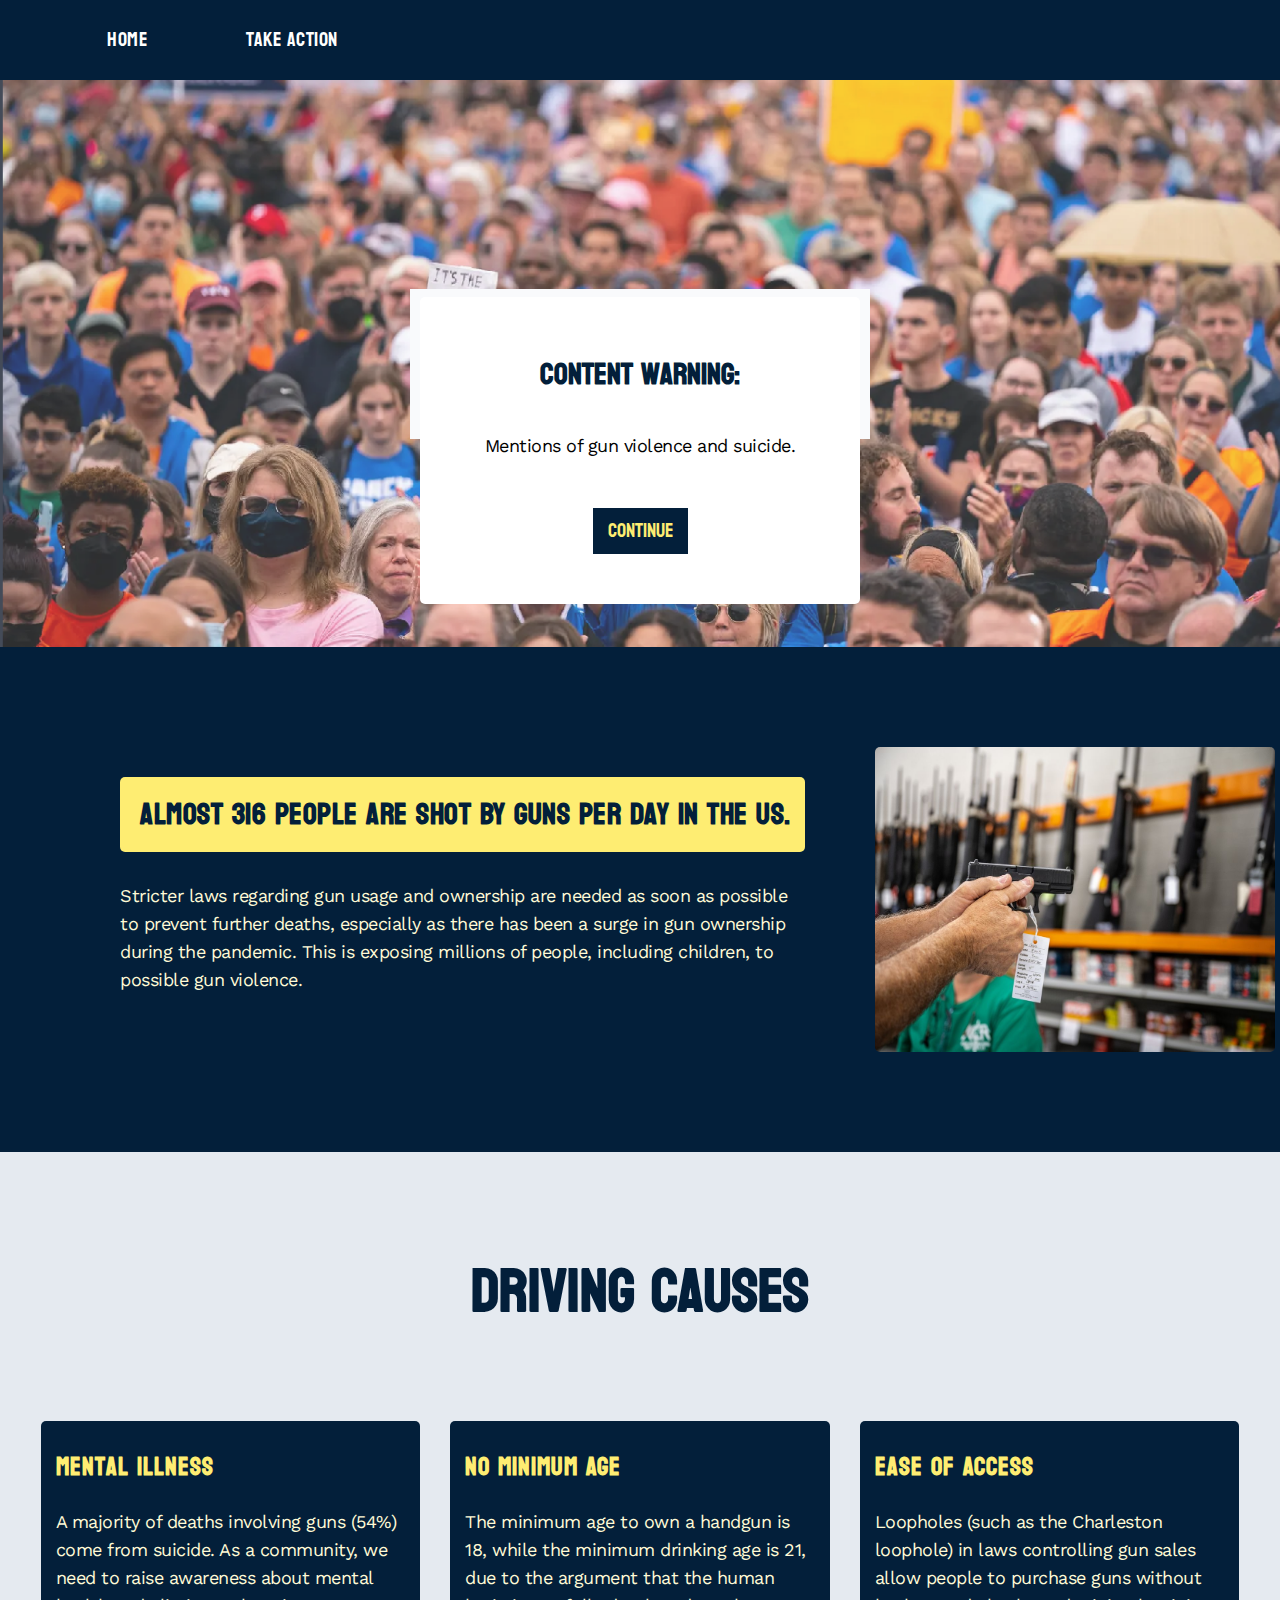
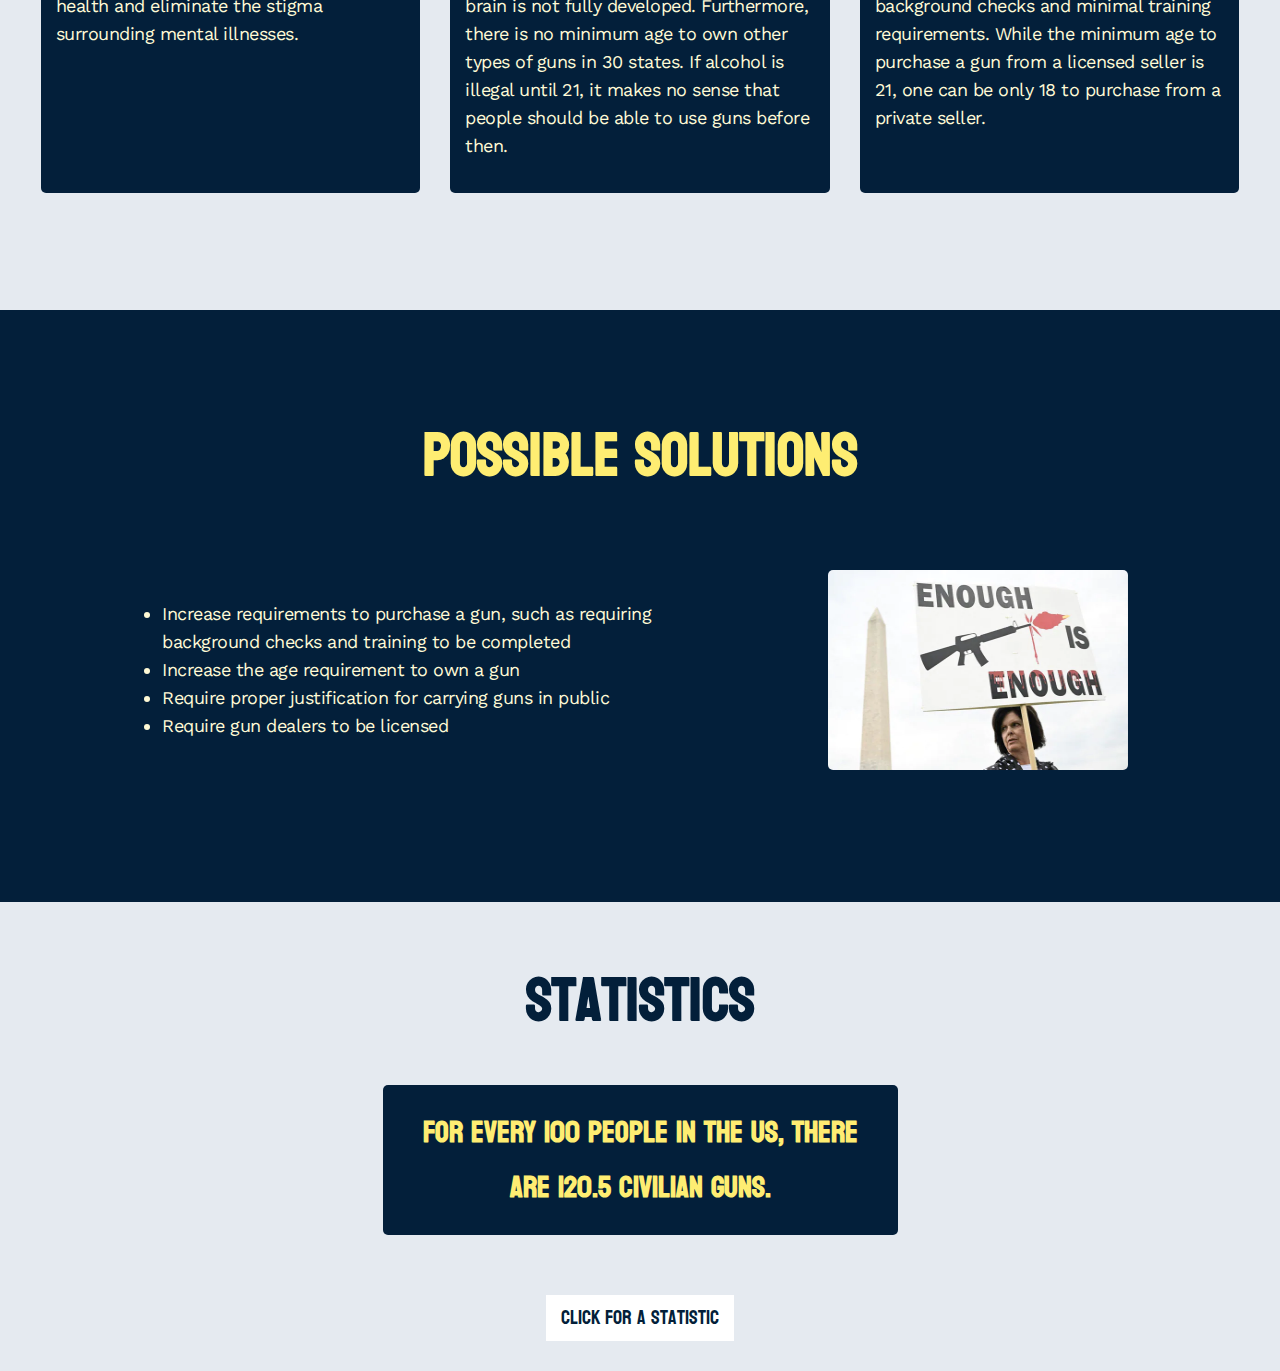
<file: index.html>
<!DOCTYPE html>
<html>
  <head>
    
    <title>Home</title>
    <meta charset="utf-8" />
	  <meta http-equiv="X-UA-Compatible" content="IE=edge" />
	  <meta name="viewport" content="width=device-width, initial-scale=1" />

    <!-- import fonts -->
    <link rel="preconnect" href="https://fonts.googleapis.com">
    <link rel="preconnect" href="https://fonts.gstatic.com" crossorigin>
    <link href="https://fonts.googleapis.com/css2?family=Koulen&family=Work+Sans&display=swap" rel="stylesheet">

	  <!-- link the webpage's stylesheet -->
	  <link rel="stylesheet" href="/style.css" />

	  <!-- link the webpage's JavaScript file -->
	  <script src="/script.js" defer></script>

  </head>
  
  <body>

    <!-- Very cool content warning pop-up -->
    <div id="popup">
      <center>
        <h3>Content warning:</h3>
        <p>Mentions of gun violence and suicide.</p>
        <button id="closeBtn">Continue</button>
      </center>
    </div>

    <div id="menu">
        <center>
            <nav>
                <ul>
                  <li><a href="index.html" class="navLink">Home</a></li>
                  <li><a href="take-action.html" class="navLink">Take Action</a></li>
                </ul>
            </nav>
        </center>
    </div>
    
    <header>
      <!-- Background image from New York Times: https://www.nytimes.com/2022/06/11/us/gun-violence-protests.html -->
      <center><h1>End gun violence.</h1></center>
    </header>

    <!-- General overview -->
    <div id="div1">
      <div id="desc">
        <h3>Almost 316 people are shot by guns per day in the US.</h3>
        <p>Stricter laws regarding gun usage and ownership are needed as soon as possible to prevent further deaths, especially as there has been a surge in gun ownership during the pandemic. This is exposing millions of people, including children, to possible gun violence. </p>
      </div>
      <!-- Image from Bloomberg News: https://www.bloomberg.com/news/articles/2022-05-25/-red-flag-law-seen-as-possible-starting-point-for-gun-talks -->
      <img src="assets/gun.jpg" alt="a man holding a gun" style="width:400px;height:auto;">
    </div>
    
    <main>
      <!-- Causes -->
      <div class="driveCause">
        <h3 class="subtitle">Driving Causes</h3>
        <div id="causes">
          <div class="cause">
            <h4>Mental Illness</h4>
            <p>A majority of deaths involving guns (54%) come from suicide. As a community, we need to raise awareness about mental health and eliminate the stigma surrounding mental illnesses.</p>
          </div>

          <div class="cause">
            <h4>No Minimum Age</h4>
            <p>The minimum age to own a handgun is 18, while the minimum drinking age is 21, due to the argument that the human brain is not fully developed. Furthermore, there is no minimum age to own other types of guns in 30 states. If alcohol is illegal until 21, it makes no sense that people should be able to use guns before then.</p>
          </div>
        
          <div class="cause">
            <h4>Ease of Access</h4>
            <p>Loopholes (such as the Charleston loophole) in laws controlling gun sales allow people to purchase guns without background checks and minimal training requirements. While the minimum age to purchase a gun from a licensed seller is 21, one can be only 18 to purchase from a private seller.</p>
          </div>
        </div>
      </div>
      <br>
      <br>
      <br>

      <!-- Solutions -->
      <div id="solutions">
        <h3 class="subtitle">Possible Solutions</h3>
        <div class="content">
          <ul>
            <li>Increase requirements to purchase a gun, such as requiring background checks and training to be completed</li>
            <li>Increase the age requirement to own a gun</li>
            <li>Require proper justification for carrying guns in public</li>
            <li>Require gun dealers to be licensed</li>
          </ul>
          <!-- Image from NDTV: https://www.ndtv.com/world-news/despite-limited-scope-us-senate-gun-control-measures-gain-support-3064685 -->
          <img src="assets/enough.webp" alt="A woman holding a sign that reads: 'Enough is enough'" style="width:300px;height:auto;">
        </div>
      </div>

      <!-- Statistic generator -->
      <div id="statistics">
      <h3 class="subtitle">Statistics</h3>
      <div>
        <center><h3 id="stat"></h3></center>
        <center><button id="statBtn">Click for a statistic</button></center>
      </div>
      </div>
    </main>
  </body>
</html>
</file>
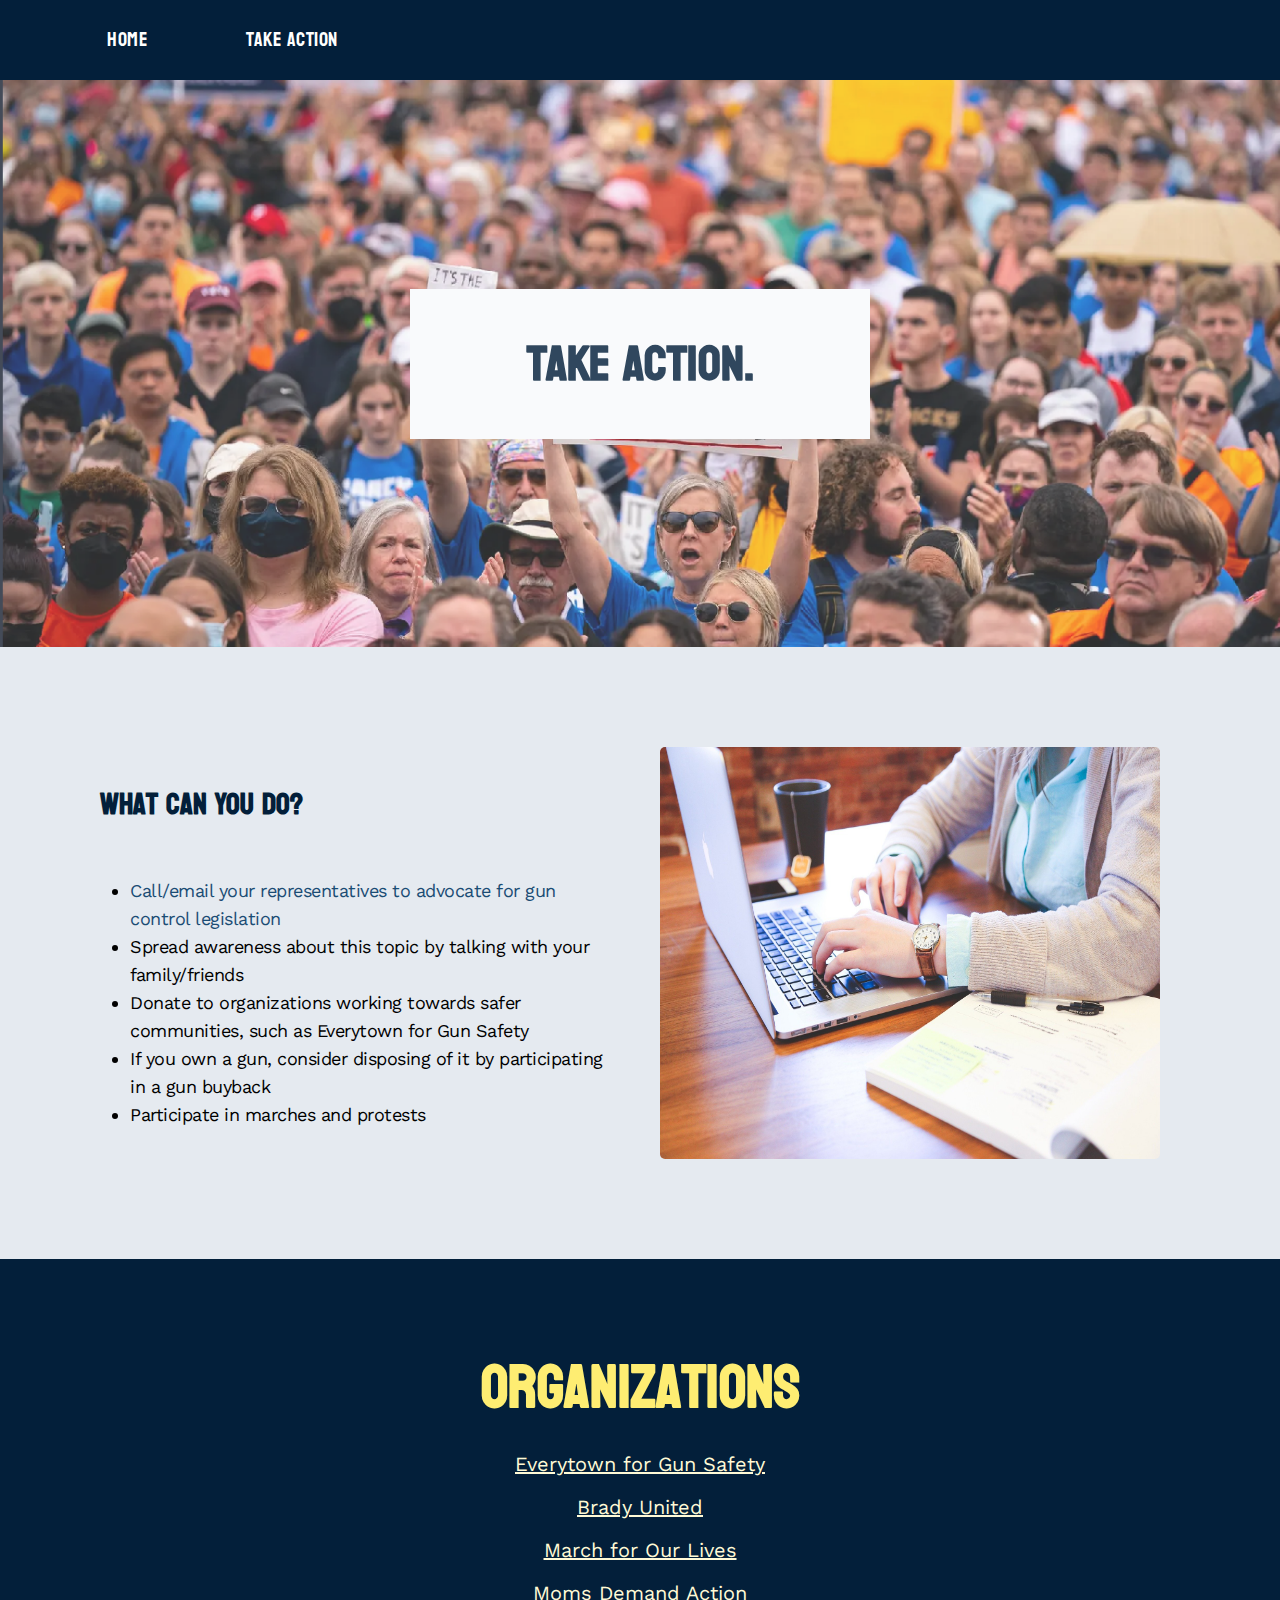
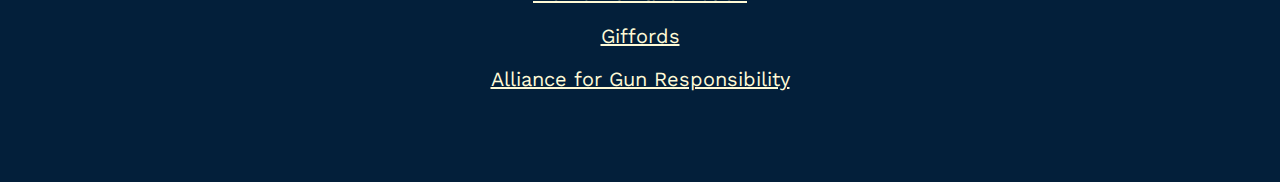
<file: take-action.html>
<!DOCTYPE html>
<html>
  <head>
    
    <title>Take Action</title>
    <meta charset="utf-8" />
	  <meta http-equiv="X-UA-Compatible" content="IE=edge" />
	  <meta name="viewport" content="width=device-width, initial-scale=1" />

    <!-- import fonts -->
    <link rel="preconnect" href="https://fonts.googleapis.com">
    <link rel="preconnect" href="https://fonts.gstatic.com" crossorigin>
    <link href="https://fonts.googleapis.com/css2?family=Koulen&family=Work+Sans&display=swap" rel="stylesheet">

	  <!-- link the webpage's stylesheet -->
	  <link rel="stylesheet" href="/style.css" />

	  <!-- link the webpage's JavaScript file -->
	  <script src="/script.js" defer></script>

  </head>
  
  <body>

    
    <div id="menu">
        <center>
            <nav>
                <ul>
                    <li><a href="index.html" class="navLink">Home</a></li>
                    <li><a href="take-action.html" class="navLink">Take Action</a></li>
                </ul>
            </nav>
        </center>
    </div>

    
    <header>
      <!-- Background image from New York Times: https://www.nytimes.com/2022/06/11/us/gun-violence-protests.html -->
      <center><h1>Take action.</h1></center>
    </header>

    <main>
      <div class="content">
        <div>
          <h3>What can YOU do?</h3>
          <ul>
            <li><a href="https://www.house.gov/representatives" target="_blank">Call/email your representatives to advocate for gun control legislation</a></li>
            <li>Spread awareness about this topic by talking with your family/friends</li>
            <li>Donate to organizations working towards safer communities, such as Everytown for Gun Safety</li>
            <li>If you own a gun, consider disposing of it by participating in a gun buyback</li>
            <li>Participate in marches and protests</li>
          </ul>
        </div>
        <img src="assets/computer.jpg" alt="an open computer with a person's hands in frame ready to type" style="width:500px;height:auto;">
      </div>

      <div style="background-color:#031F3A;padding:15px;">
        <h3 class="subtitle" style="margin-bottom:10px; color:#FEED72;">Organizations</h3>
        <div id="orgs">
          <center>
            <a href="https://www.everytown.org/" target="_blank">Everytown for Gun Safety</a>
            <br>
            <a href="https://www.bradyunited.org/" target="_blank">Brady United</a>
            <br>
            <a href="https://marchforourlives.com/" target="_blank">March for Our Lives</a>
            <br>
            <a href="https://momsdemandaction.org/" target="_blank">Moms Demand Action</a>
            <br>
            <a href="https://giffords.org/" target="_blank">Giffords</a></li>
            <br>
            <a href="https://gunresponsibility.org/" target="_blank">Alliance for Gun Responsibility</a>
          </center>
        </div>
        <br>
        <br>
        <br>
        <br>
      </div>
      
    </main>
    
  </body>
</html>
</file>
<file: style.css>
/* STYLE SECTIONING TAGS */

#popup {
  position: fixed;
  margin-top: -153px;
  margin-left: -220px;
  top: 50%;
  left: 50%;
  padding: 20px;
  background-color:white;
  width: 400px;
  justify-content: center;
  border-radius: 5px;
  z-index: 9999;
}

#closeBtn {
  background-color: #031F3A;
  color: #FEED72;
}

#closeBtn:hover {
  color: #031F3A;
  background-color: #FEED72;
}

body {
  background-color: #E5EAF0; 
  margin: 0;
  font-family: 'Work Sans', sans-serif;
}

.content {
  display: flex;
  margin: 100px;
}

.content img {
  margin-right: 20px;
  margin-left: 20px;
}

#div1 {
  display: flex;
  padding: 100px;
  background-color: #031F3A;
  color: #FFFAD6;
}

#div1 img {
  margin-right: 20px;
  margin-left: 20px;
}

#desc {
  margin-left: 20px;
  margin-top: 0;
  margin-bottom: 40px;
  margin-right: 50px;
}

#desc h3 {
  width: 655px;
  color: #031F3A;
  background-color: #FEED72;
  letter-spacing: 0.5px;
  padding: 10px;
  padding-left: 20px;
  border-radius: 5px;
}

.driveCause {
  padding: 1.6em;
}

header {
  padding: 175px;
  background-image: url('assets/protest.png');
  background-repeat: no-repeat;
  background-size: cover;
  opacity: 0.8;
  height: 100%;
  margin: 0;
}

#statistics {
  padding-top: 15px;
}

#statistics .subtitle {
  color: #031F3A;
  margin-top: 10px;
  margin-bottom: 20px;
}

#orgs a {
  display: block;
  font-size: 20px;
  color: #FFFAD6;
  text-decoration: underline;
}

/* STYLE TEXT */

a {
  text-decoration: none;
  color: #1A4C74;
}

h1, h3, h4 {
  color: #031F3A;
  font-family: 'Koulen', cursive;
}

h3 {
  font-size: 30px;
}

h1 {
  background-color: white;
  padding: 30px;
  width: 400px;
  font-size: 50px;
}

.subtitle {
  text-align: center;
  font-size: 60px;
}

#causes {
  width: 100%;
  display: flex;
  flex-direction: row;
  justify-content: center;
}

.cause {
  display: inline-block;
  width: 500px;
  margin: 15px;
  padding: 15px;
  color: #FFFAD6;
  background-color: #031F3A;
  border-radius: 5px;
}

.cause h4 {
  font-size: 25px;
  margin-top: 8px;
  margin-bottom: 5px;
  letter-spacing: 1px;
  color: #FEED72;
}

main ul {
  margin: 15px;
  padding: 15px;
}

p, .content ul {
  font-size: 18px;
  letter-spacing: -0.5px;
  line-height: 28px;
}

#solutions {
  padding: 2em;
  background-color: #031F3A;
  color: #FFFAD6;
  margin-top: 20px;
  margin-bottom: 20px;
}

#solutions h3 {
  color: #FEED72;
}

#solutions .content {
  margin-top: 50px;
}

#solutions ul {
  margin-right: 60px;
}

#stat {
  color: #FEED72;
  background-color: #031F3A;
  width: 475px;
  padding: 20px;
  border-radius: 5px;
}

/* STYLE IMAGES */

img {
  border-radius: 5px;
}

/* STYLE NAV BAR */

#menu {
  position: sticky;
  top: 0;
  background-color: #031F3A;
  padding: 20px;
  z-index: 9998;
}

#menu ul {
  margin: 0;
  list-style-type: none;
  text-align: left;
}

#menu li {
  display: inline-block;
  margin: 2px;
}

.navLink {
  color: #FFFFFF;
  background-color: #031F3A;
  padding: 5px;
  padding-right: 15px;
  padding-left: 15px;
  margin-left: 30px;
  margin-right: 30px;
  font-family: 'Koulen', cursive;
  letter-spacing: 0.5px;
  font-size: 20px;
}

.navLink:hover {
  background-color: #FEED72;
  color: #031F3A;
}

/* STYLE BUTTONS */
button {
  border: none;
  background-color: white;
  color: #031F3A;
  padding: 5px;
  padding-right: 15px;
  padding-left: 15px;
  margin: 30px;
  font-family: 'Koulen', cursive;
  font-size: 20px;
}

button:hover {
  background-color: #FEED72;
}
</file>
